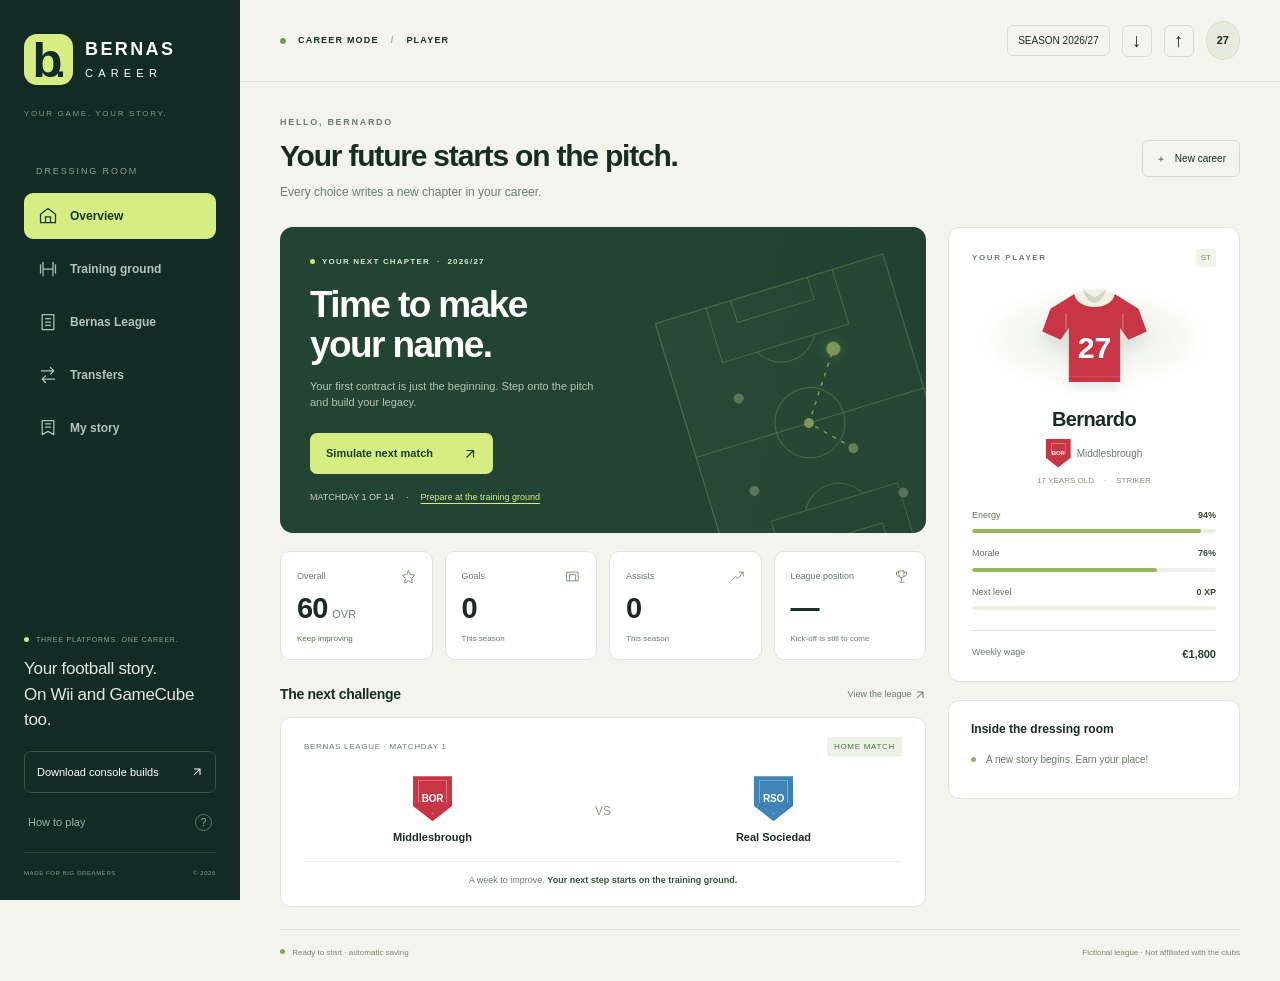
<file: index.html>
<!doctype html>
<html lang="en">
<head><meta charset="utf-8"><meta name="viewport" content="width=device-width,initial-scale=1"><meta http-equiv="refresh" content="0;url=web/"><title>Bernas Career — English Edition</title></head>
<body><p><a href="web/">Play Bernas Career — English Edition</a></p></body>
</html>
</file>
<file: web/style.css>
:root{--ink:#182c26;--muted:#6e7b73;--green:#213e32;--lime:#d6ed83;--bg:#f3f4ee;--line:#e0e4da;--white:#fff;--side:#122b25}*{box-sizing:border-box}body{margin:0;background:var(--bg);color:var(--ink);font:14px/1.5 Arial,Helvetica,sans-serif}button,input,select{font:inherit}button,a,input,select{-webkit-tap-highlight-color:transparent}button,a{touch-action:manipulation}button{cursor:pointer}button:disabled{cursor:not-allowed;opacity:.5}button:focus-visible,a:focus-visible,input:focus-visible,select:focus-visible{outline:3px solid #5b8751;outline-offset:4px}a{color:inherit}button{color:inherit}h1,h2,h3,p{margin:0}button svg,.nav-icon{width:20px;height:20px;flex-shrink:0}svg{display:block}button{border:0;background:none}.skip{position:fixed;top:-80px;left:20px;background:white;padding:12px;z-index:30}.skip:focus{top:12px}.sidebar{position:fixed;inset:0 auto 0 0;width:240px;background:var(--side);color:#fff;padding:34px 24px 22px;display:flex;flex-direction:column;z-index:5}.brand{display:flex;align-items:center;gap:12px;text-decoration:none;font-size:18px;font-weight:800;letter-spacing:2.4px;line-height:1.1}.brand-mark{font-weight:800;font-size:49px;line-height:52px;background:var(--lime);color:var(--side);width:49px;height:51px;text-align:center;letter-spacing:-7px;padding-right:6px;border-radius:13px}.brand-mark span{font-size:36px}.brand-sub{display:block;letter-spacing:5.2px;font-size:11px;font-weight:500;margin-top:8px}.edition{color:#819b8d;font-size:8px;letter-spacing:1.65px;margin:23px 0 45px}.nav-label{font-size:9px;color:#8ba396;letter-spacing:1.9px;margin:0 12px 14px}nav{display:grid;gap:7px}.nav-item{display:flex;align-items:center;gap:12px;padding:13px 14px;border-radius:9px;color:#b5c4bb;text-align:left;font-size:12px;font-weight:600;white-space:nowrap}.nav-item:hover{background:#1b382e;color:white}.nav-item.active{background:var(--lime);color:#193529}.nav-count{margin-left:auto;background:#d6ed83;color:#193529;font-size:10px;border-radius:50%;width:18px;height:18px;display:grid;place-items:center}.sidebar-bottom{margin-top:auto;padding-top:45px}.native-label{font-size:7px;letter-spacing:.8px;color:#8ca294;display:flex;align-items:center;gap:7px}.live-dot{width:5px;height:5px;background:#c9e68a;border-radius:50%;display:inline-block}.sidebar-bottom p{font-size:17px;line-height:1.5;letter-spacing:-.3px;margin:11px 0 18px;color:#e2e9df}.download-link{display:flex;justify-content:space-between;align-items:center;font-size:11px;border:1px solid #3b5448;border-radius:7px;padding:12px;text-decoration:none}.download-link:hover{background:#254536}.help-btn{color:#9cb0a3;display:flex;align-items:center;justify-content:space-between;width:100%;padding:21px 4px;font-size:11px}.help-btn span{border:1px solid #5a7265;border-radius:50%;font-size:10px;width:17px;height:17px}.sidebar-foot{border-top:1px solid #30483c;padding-top:16px;font-size:6px;letter-spacing:.6px;color:#849b8c;display:flex;justify-content:space-between}.workspace{margin-left:240px;min-height:100vh;display:flex;flex-direction:column}.topbar{height:82px;padding:0 40px;border-bottom:1px solid var(--line);display:flex;align-items:center;justify-content:space-between}.top-context{font-size:9px;font-weight:700;letter-spacing:1.2px;display:flex;gap:12px;align-items:center}.context-dot{width:6px;height:6px;background:#789662;border-radius:50%}.slash{color:#a6ada3}.top-actions{display:flex;align-items:center;gap:12px}.season-chip{font-size:10px;border:1px solid #d7ddcf;border-radius:6px;padding:7px 10px}.avatar{border-radius:50%;background:#e6eadf;font-size:11px;font-weight:700;padding:10px;border:1px solid #d8dece}.icon-btn{width:30px;height:32px;border:1px solid #d8dece;border-radius:6px;font-size:19px;line-height:1}.icon-btn:hover{background:#e2e7da}main{width:100%;max-width:1450px;padding:34px 40px 22px;margin:auto;flex:1}.page-heading{display:flex;align-items:center;justify-content:space-between;margin-bottom:26px;gap:15px}.eyebrow{color:var(--muted);font-size:9px;font-weight:700;letter-spacing:1.7px;margin-bottom:8px}.page-heading h1{font-size:30px;letter-spacing:-1.2px;font-weight:700;line-height:1.2}.page-heading .intro{margin-top:9px;color:var(--muted);font-size:12px}.text-btn{font-size:10px;border:1px solid #d6ddcd;padding:10px 13px;border-radius:6px;white-space:nowrap;display:inline-flex;align-items:center;gap:9px}.text-btn:hover{background:#e5eadf}.dashboard{display:grid;grid-template-columns:minmax(0,1fr) 292px;gap:22px;align-items:start}.left-column{min-width:0}.hero{background:#234333;overflow:hidden;color:#fff;border-radius:13px;position:relative;min-height:270px;padding:29px 30px}.hero:after{content:'';position:absolute;inset:0;background:linear-gradient(100deg,transparent 60%,#172f2322);pointer-events:none}.hero-content{position:relative;z-index:2;max-width:370px}.hero-tag{display:flex;align-items:center;gap:7px;color:#d5e4ce;font-size:8px;font-weight:600;letter-spacing:1.2px;margin-bottom:17px}.hero h2{font-size:37px;line-height:1.1;letter-spacing:-1.6px;font-weight:600;max-width:320px}.hero-sub{font-size:11px;color:#b2c6b0;margin:12px 0 22px;max-width:295px}.primary{background:var(--lime);border-radius:7px;padding:12px 16px;color:#173b26;font-size:11px;font-weight:700;display:inline-flex;align-items:center;gap:30px;justify-content:space-between;min-height:41px}.primary:hover{background:#e5f7a5;transform:translateY(-1px)}.primary .arrow{font-size:17px;line-height:1}.primary.dark{background:#1f4031;color:#fff}.primary.dark:hover{background:#355c45}.hero-pitch{position:absolute;width:300px;right:-33px;top:31px;transform:rotate(-17deg);opacity:.54}.hero-pitch svg{width:100%}.pitch-dot{fill:#d6ed83;filter:drop-shadow(0 0 6px #c6eb6c66)}.hero-micro{position:relative;z-index:2;display:flex;gap:12px;align-items:center;margin-top:17px;font-size:9px;color:#c9d7c5}.hero-micro button{color:var(--lime);font-size:9px;text-decoration:underline;text-underline-offset:3px;padding:0}.stats{display:grid;grid-template-columns:repeat(4,1fr);gap:12px;margin:18px 0 24px}.stat{background:var(--white);border:1px solid var(--line);padding:17px 16px 14px;border-radius:10px;min-width:0}.stat-top{display:flex;justify-content:space-between;align-items:center;color:var(--muted);font-size:9px}.stat-icon{color:#78916e}.stat-icon svg{width:15px;height:15px}.stat-value{font-size:29px;letter-spacing:-1px;font-weight:600;margin-top:9px;line-height:1.1;display:flex;align-items:baseline;gap:5px}.stat-value small{font-size:11px;font-weight:400;color:var(--muted);letter-spacing:0}.stat-bottom{font-size:8px;color:var(--muted);margin-top:8px}.stat-bottom.positive{color:#527345}.section-head{display:flex;justify-content:space-between;align-items:center;margin-bottom:12px;gap:10px}.section-head h2{font-size:14px;font-weight:700;letter-spacing:-.3px}.section-head button{color:var(--muted);font-size:9px;padding:0}.card{background:#fff;border:1px solid var(--line);border-radius:11px;overflow:hidden}.match-card{padding:19px 23px}.match-meta{display:flex;justify-content:space-between;align-items:center;font-size:8px;color:var(--muted);letter-spacing:.7px}.mini-tag{color:#517445;background:#edf2e6;padding:4px 7px;border-radius:3px;font-size:8px}.match-teams{display:grid;grid-template-columns:1fr 64px 1fr;align-items:center;text-align:center;margin:19px 0 15px;gap:10px}.team-stack{display:flex;flex-direction:column;align-items:center;gap:8px;font-size:11px;font-weight:600}.crest{width:39px;height:45px;display:inline-flex;align-items:center;justify-content:center;background:var(--club,#bd3444);color:white;font-size:10px;font-weight:800;letter-spacing:-.2px;clip-path:polygon(0 0,100% 0,100% 66%,50% 100%,0 66%);position:relative;flex-shrink:0}.crest:after{content:'';position:absolute;inset:4px 5px 7px;border:1px solid #ffffff55;clip-path:polygon(0 0,100% 0,100% 65%,50% 100%,0 65%)}.crest.small{width:25px;height:29px;font-size:6px}.vs{font-size:12px;color:#929b8e;font-weight:500}.score{font-size:25px;font-weight:700;letter-spacing:1px;color:#263c30}.match-caption{text-align:center;border-top:1px solid #eef0e9;padding-top:12px;font-size:9px;color:var(--muted)}.match-caption b{color:#385440}.right-column{display:grid;gap:18px}.player-card{padding:21px 23px 18px}.card-eyebrow{font-size:8px;font-weight:700;letter-spacing:1.6px;color:var(--muted)}.player-top{display:flex;justify-content:space-between;align-items:center;margin-bottom:16px}.position-label{font-size:8px;color:#779258;background:#eff3e9;padding:3px 5px;border-radius:3px}.jersey-area{height:111px;display:grid;place-items:center;position:relative;margin:3px 0 10px;background:radial-gradient(ellipse at center,#e6eadf 0,transparent 68%)}.jersey{width:115px;height:110px;filter:drop-shadow(0 8px 6px #112b2214)}.player-name{text-align:center;font-size:20px;letter-spacing:-.6px;font-weight:700}.player-club{display:flex;align-items:center;justify-content:center;gap:6px;color:var(--muted);font-size:10px;margin-top:5px}.player-detail{display:flex;gap:10px;justify-content:center;font-size:8px;color:#899380;margin-top:7px}.meters{margin-top:22px;display:grid;gap:14px}.meter-label{display:flex;justify-content:space-between;font-size:9px;color:#647561;margin-bottom:7px}.meter-label b{color:#344c36;font-weight:600}.track{height:4px;background:#edf0e6;border-radius:5px;overflow:hidden}.track span{display:block;height:100%;background:#93b75b;border-radius:5px}.track span.low{background:#cd885d}.player-money{display:flex;justify-content:space-between;border-top:1px solid var(--line);padding-top:15px;margin-top:20px;font-size:9px;color:var(--muted)}.player-money b{font-size:11px;color:#283e2e}.news-card{padding:19px 22px}.news-card h2{font-size:12px;margin-bottom:14px}.news-row{padding:11px 0;border-top:1px solid #eef0e8;display:flex;align-items:flex-start;gap:10px}.news-marker{width:5px;height:5px;flex-shrink:0;border-radius:50%;background:#93af6b;margin-top:5px}.news-row p{font-size:10px;color:#6d7b69;line-height:1.65}.news-row:first-of-type{border-top:0;padding-top:0}.footer{margin:0 40px;padding:17px 0 22px;border-top:1px solid var(--line);font-size:8px;color:#7d8874;display:flex;justify-content:space-between;gap:10px}.save-dot{display:inline-block;width:5px;height:5px;border-radius:50%;background:#88a75d;margin:0 5px 1px 0}.save-dot.error{background:#c06a49}.train-grid{display:grid;grid-template-columns:repeat(2,1fr);gap:17px;margin-top:20px}.train-card{padding:23px;display:flex;flex-direction:column;gap:13px}.train-card .train-symbol{height:38px;width:38px;background:#edf2e6;border-radius:9px;display:grid;place-items:center;color:#426643}.train-card h2{font-size:17px;letter-spacing:-.5px}.train-card p{color:var(--muted);font-size:11px;line-height:1.7;max-width:350px}.train-card .train-effect{color:#567746;font-size:10px}.train-card button{margin-top:4px;align-self:flex-start}.notice{padding:13px 17px;background:#e7eddb;border:1px solid #d7e1c9;border-radius:7px;font-size:11px;color:#49613e;display:flex;align-items:center;gap:12px}.attribute-grid{display:grid;grid-template-columns:repeat(3,1fr);gap:25px;padding:24px}.attribute-value{font-size:22px;font-weight:600;margin-bottom:10px;display:flex;align-items:baseline;gap:10px}.attribute-value span{font-size:10px;color:var(--muted);font-weight:400}.league-table{width:100%;border-collapse:collapse;text-align:left;font-size:11px}.league-table th{font-size:8px;letter-spacing:.8px;color:var(--muted);font-weight:500;padding:15px 18px;background:#f9faf6}.league-table td{padding:13px 18px;border-top:1px solid #edf0e7;white-space:nowrap}.league-table td:not(:nth-child(2)),.league-table th:not(:nth-child(2)){text-align:center}.league-table .club-cell{display:flex;align-items:center;gap:13px;font-weight:600}.league-table tr.mine{background:#edf3e4}.you{font-size:7px;font-weight:500;padding:2px 5px;background:#d9e5c8;color:#48623f;border-radius:3px;margin-left:6px}.table-wrap{overflow-x:auto}.league-layout{display:grid;grid-template-columns:minmax(0,1fr) 270px;gap:20px}.schedule{padding:22px}.schedule h2{font-size:14px;margin-bottom:5px}.subtle{font-size:10px;color:var(--muted);line-height:1.7}.fixture-row{display:flex;align-items:center;justify-content:space-between;gap:5px;padding:17px 0;border-bottom:1px solid var(--line);font-size:10px}.fixture-row:last-child{border-bottom:0}.fixture-code{display:flex;align-items:center;gap:6px}.transfer-offer{padding:27px;display:flex;align-items:center;justify-content:space-between;gap:25px;margin:20px 0}.offer-club{display:flex;align-items:center;gap:18px}.offer-club h2{font-size:24px;letter-spacing:-.8px}.offer-info{display:flex;flex-direction:column;gap:10px;align-items:flex-end}.offer-salary{font-size:21px;font-weight:600;letter-spacing:-.7px}.offer-salary small{font-size:10px;font-weight:400;color:var(--muted)}.club-grid{display:grid;grid-template-columns:repeat(4,1fr);gap:15px}.club-card{padding:20px;display:grid;justify-items:center;gap:12px;text-align:center}.club-card h3{font-size:12px}.club-card span:not(.crest){font-size:9px;color:var(--muted)}.empty{padding:36px;text-align:center;background:#fafbf6}.empty h2{font-size:20px;margin:11px 0 8px}.empty p{max-width:470px;margin:auto;color:var(--muted);font-size:12px;line-height:1.8}.empty .primary{margin-top:18px}.lifetime{display:grid;grid-template-columns:repeat(4,1fr);gap:16px;margin-bottom:23px}.history-row{display:grid;grid-template-columns:100px 1.4fr repeat(3,1fr);gap:12px;padding:19px 24px;align-items:center;border-top:1px solid var(--line);font-size:11px}.history-row:first-child{border:0}.history-row small{font-size:9px;color:var(--muted)}.page-note{color:var(--muted);font-size:10px;line-height:1.7;margin-top:18px}.section-gap{margin-top:26px}.native-panel{background:#e9eddf;border-radius:9px;padding:22px;font-size:11px;line-height:1.7}.native-panel h3{margin-bottom:8px}.native-panel a{font-weight:600;text-underline-offset:3px}dialog{border:1px solid var(--line);border-radius:16px;padding:29px;width:min(94vw,500px);background:var(--bg);color:var(--ink);box-shadow:0 24px 100px #0a1f2240;max-height:90vh;overflow-y:auto}dialog::backdrop{background:#081f1bb3;backdrop-filter:blur(4px)}.dialog-header{display:flex;align-items:center;justify-content:space-between;margin-bottom:20px}.dialog-header h2{font-size:23px;letter-spacing:-.8px}.close-btn{font-size:22px;color:#6b7b66;padding:0 5px}.form-label{display:block;font-size:10px;font-weight:600;margin:17px 0 7px}input,select{width:100%;padding:12px;background:#fff;border:1px solid #d5decc;border-radius:6px;color:#233e2b}form .primary{width:100%;margin-top:23px}.form-note{font-size:10px;color:var(--muted);line-height:1.7;margin-top:17px}.dialog-actions{display:flex;justify-content:flex-end;gap:10px;margin-top:20px}.sim-minute{text-align:center;color:#76914f;font-size:10px;letter-spacing:2px;font-weight:700;margin:20px}.sim-score{font-size:36px;letter-spacing:2px;color:#183b2a}.match-rating{display:flex;justify-content:center;gap:35px;background:#e7eddf;border-radius:8px;padding:16px;margin-top:23px;text-align:center}.match-rating b{font-size:23px;display:block;font-weight:600}.match-rating span{font-size:9px;color:var(--muted)}.match-modal-note{text-align:center;font-size:11px;color:var(--muted);margin-top:16px}.dialog-list{padding-left:20px;display:grid;gap:13px;font-size:12px;color:#62715b;line-height:1.7}#toasts{position:fixed;bottom:24px;left:calc(50% + 100px);transform:translateX(-50%);z-index:50;width:min(90vw,440px);pointer-events:none}.toast{background:#173b2b;color:white;border:1px solid #486d47;border-radius:9px;padding:14px 19px;font-size:11px;box-shadow:0 6px 25px #12342122;animation:toast-in .2s ease}.toast.error{background:#753c2c;border-color:#ac796a}@keyframes toast-in{from{opacity:0;transform:translateY(8px)}to{opacity:1;transform:translateY(0)}}.mobile-only{display:none}@media(min-width:1550px){main{padding-top:40px}.hero{min-height:300px}.hero h2{font-size:45px}.hero-pitch{width:365px;right:-16px}.stats{gap:18px}.stat{padding:20px}.dashboard{grid-template-columns:minmax(0,1fr) 320px}.player-card{padding:25px}.jersey-area{height:135px}}@media(max-width:1220px){.sidebar{width:210px;padding:30px 18px}.workspace{margin-left:210px}.topbar{padding:0 27px}main{padding:28px 27px 20px}.footer{margin:0 27px}.dashboard{grid-template-columns:minmax(0,1fr) 255px;gap:16px}.hero{padding:25px;min-height:270px}.hero h2{font-size:34px}.hero-pitch{right:-100px;opacity:.4}.hero-sub{max-width:230px}.stat{padding:15px 12px}.stat-top{font-size:8px}.stat-icon{display:none}.stats{gap:9px}.league-layout{grid-template-columns:1fr}.league-table th,.league-table td{padding:13px}.club-grid{grid-template-columns:repeat(3,1fr)}.schedule{margin-top:0}.fixture-row{display:inline-flex;width:49%;padding-right:20px}.fixture-row:nth-last-child(2){border-bottom:0}.page-heading h1{font-size:27px}}@media(max-width:990px){.sidebar{width:185px;padding:28px 14px}.workspace{margin-left:185px}.brand{font-size:15px;gap:9px}.brand-sub{font-size:9px;letter-spacing:4.5px}.brand-mark{width:43px;height:47px;font-size:44px}.edition{font-size:6px;letter-spacing:1.4px}.nav-item{font-size:10px;padding:13px 11px;gap:10px}.native-label{font-size:6px}.sidebar-bottom p{font-size:15px}.sidebar-foot{font-size:5px}.dashboard{grid-template-columns:1fr}.right-column{grid-template-columns:1fr 1fr}.jersey-area{height:95px}.jersey{height:90px}.hero-pitch{right:0;opacity:.5;width:300px;top:0}.hero{min-height:250px}.page-heading h1{font-size:25px}.hero h2{font-size:37px}.top-context{font-size:8px;gap:9px}.season-chip{font-size:8px}.news-card{min-height:100%}.player-card{padding:20px}.club-grid{grid-template-columns:repeat(2,1fr)}.transfer-offer{flex-direction:column;align-items:flex-start}.offer-info{align-items:flex-start}.lifetime{gap:9px}.history-row{grid-template-columns:80px 1.4fr 1fr 1fr}.history-row .history-assists{display:none}}@media(max-width:670px){.sidebar{width:100%;height:auto;inset:0 0 auto 0;padding:12px 18px;display:block;border-bottom:1px solid #3c5545}.brand{font-size:13px;gap:8px;position:absolute;top:12px;left:18px}.brand-mark{height:30px;width:30px;font-size:30px;line-height:30px;border-radius:7px;letter-spacing:-5px}.brand-mark span{font-size:24px}.brand-sub{display:inline;margin-left:5px;font-size:10px;letter-spacing:2px}.edition,.nav-label,.sidebar-bottom,.sidebar-foot{display:none}nav{display:flex;justify-content:space-between;gap:3px;margin-top:42px}.nav-item{padding:9px 8px;font-size:0;border-radius:6px;gap:0;justify-content:center;width:20%;position:relative}.nav-item .nav-icon{width:18px;height:18px}.nav-item.active:after{content:'';position:absolute;width:4px;height:4px;border-radius:50%;background:#244c32;bottom:3px}.nav-count{position:absolute;top:2px;right:7px;font-size:8px;width:13px;height:13px}.workspace{margin-left:0;padding-top:103px}.topbar{height:52px;padding:0 19px}.top-context{font-size:7px;letter-spacing:.6px;gap:7px}.top-actions{gap:7px}.season-chip{padding:5px;font-size:8px}.icon-btn{font-size:15px;width:25px;height:26px}.avatar{display:none}main{padding:25px 19px 20px}.page-heading{margin-bottom:21px;align-items:flex-start}.eyebrow{font-size:8px}.page-heading h1{font-size:24px;max-width:240px}.page-heading .intro{font-size:11px}.page-heading .text-btn{font-size:0;padding:7px}.page-heading .text-btn span{font-size:18px}.hero{padding:25px 23px;min-height:272px}.hero h2{font-size:35px}.hero-sub{font-size:10px;max-width:220px}.hero-pitch{width:260px;right:-110px;top:35px;opacity:.35}.hero-tag{font-size:7px;letter-spacing:.7px}.hero-micro{font-size:8px;gap:8px}.hero-micro button{font-size:8px}.stats{grid-template-columns:repeat(2,1fr);gap:11px}.stat{padding:15px}.stat-top{font-size:9px}.stat-icon{display:block}.stat-value{font-size:30px}.stat-bottom{font-size:8px}.match-card{padding:18px}.team-stack{font-size:10px}.match-meta{font-size:7px;letter-spacing:.3px}.right-column{grid-template-columns:1fr}.player-card{padding:23px}.jersey-area{height:110px}.jersey{height:110px}.news-card{padding:23px}.footer{margin:0 19px;flex-direction:column;font-size:8px}.footer>span:last-child{font-size:7px}.train-grid{grid-template-columns:1fr}.attribute-grid{grid-template-columns:repeat(2,1fr);gap:22px}.league-table th,.league-table td{padding:12px 9px;font-size:10px}.league-table th{font-size:7px}.league-table .club-cell{gap:7px}.you{display:none}.club-cell .crest{width:20px;height:24px;font-size:5px}.league-table .desktop-col{display:none}.club-grid{gap:10px}.club-card{padding:18px 12px}.club-card h3{font-size:11px}.lifetime{grid-template-columns:repeat(2,1fr)}.history-row{grid-template-columns:60px 1.2fr 50px;gap:7px;padding:16px 13px;font-size:9px}.history-row .history-rank{display:none}.history-row small{font-size:8px}.offer-club h2{font-size:20px}.transfer-offer{padding:23px}.fixture-row{width:100%;padding-right:0}.fixture-row:nth-last-child(2){border-bottom:1px solid var(--line)}#toasts{left:50%;bottom:16px}.match-rating{gap:25px}.mobile-only{display:block}.native-panel{margin-top:22px}.section-head h2{font-size:13px}}@media(prefers-reduced-motion:reduce){*{animation:none!important;transition:none!important;scroll-behavior:auto!important}.primary:hover{transform:none}}

.inline-arrow{display:inline-block;width:12px;height:12px;vertical-align:middle;flex-shrink:0}.primary .inline-arrow{width:14px;height:14px}
</file>
